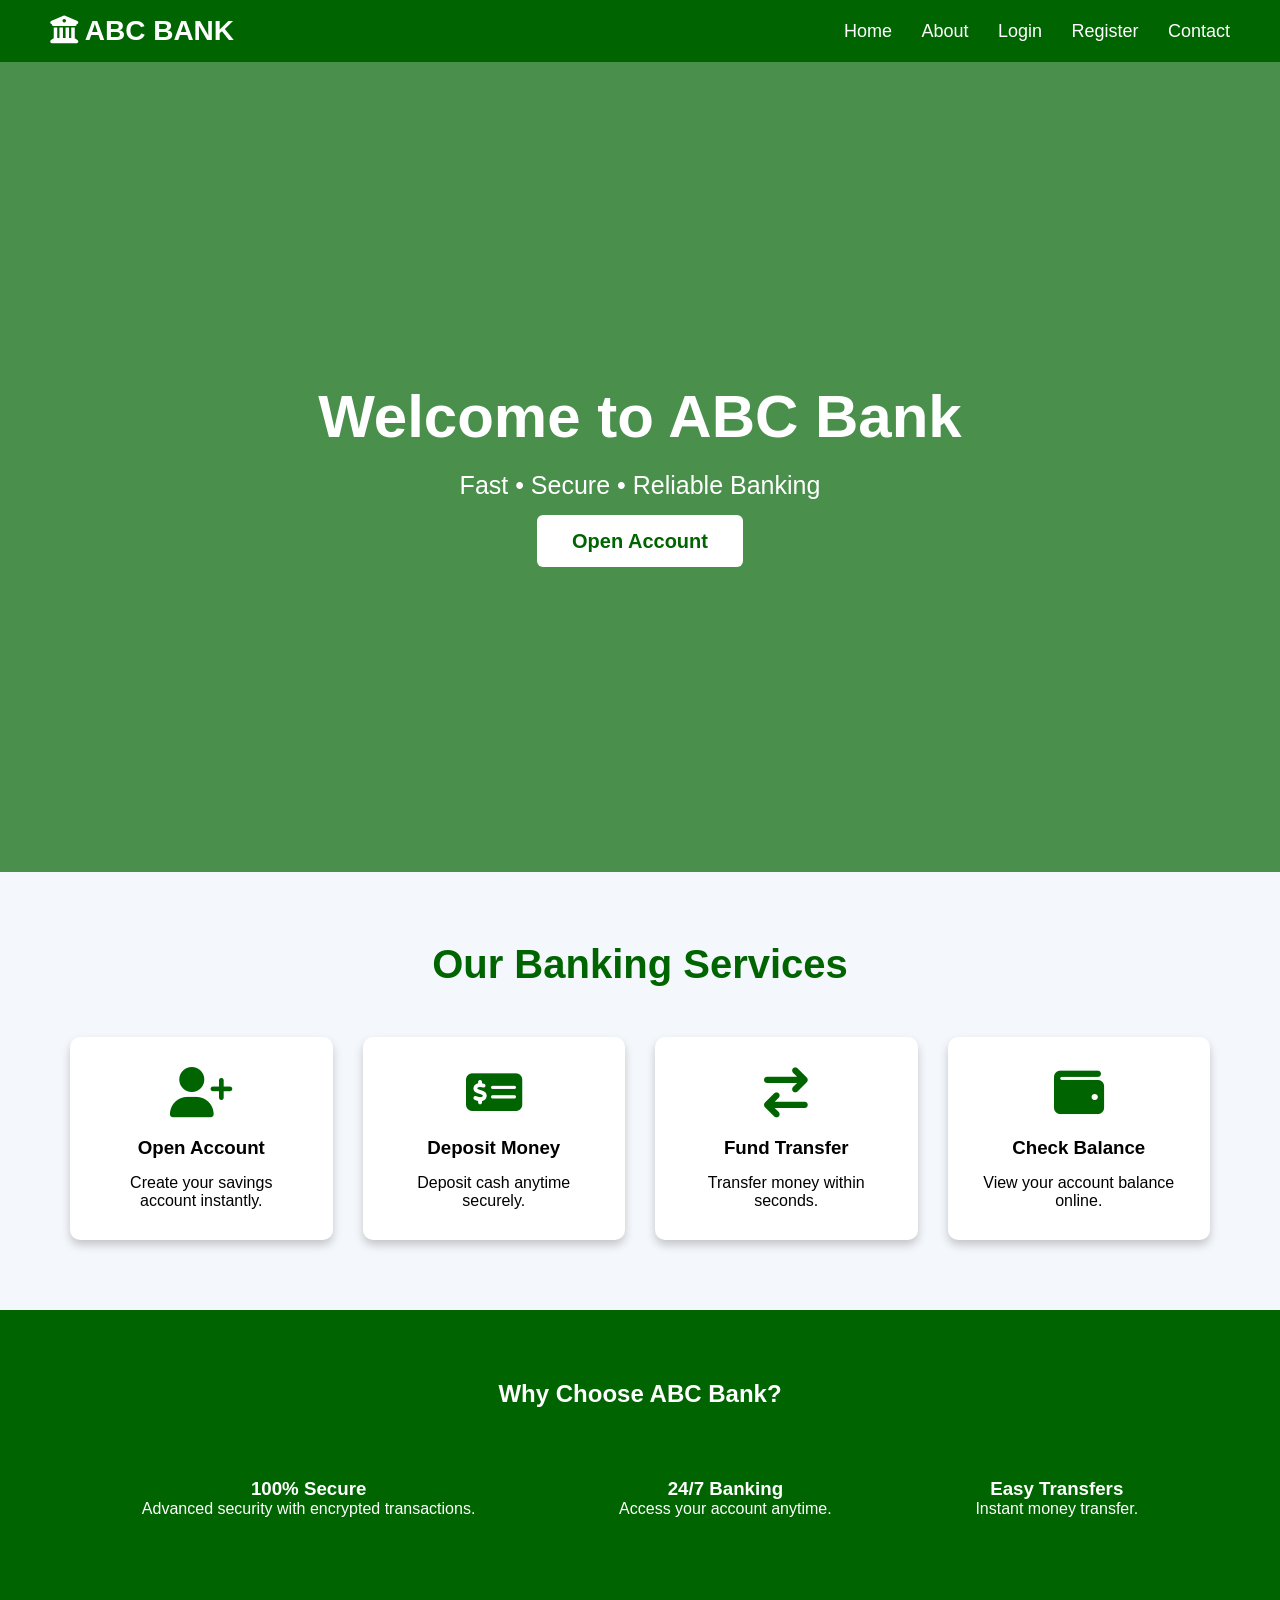
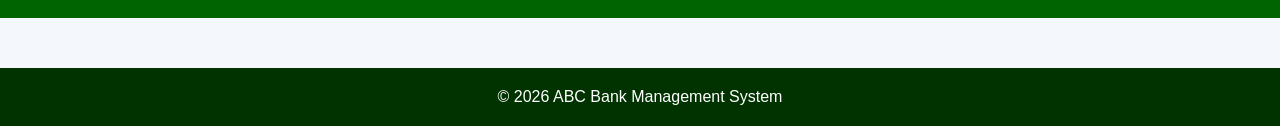
<file: index.html>
<!DOCTYPE html>
<html lang="en">
<head>
<meta charset="UTF-8">
<meta name="viewport" content="width=device-width, initial-scale=1.0">
<title>ABC Bank Management System</title>

<link rel="stylesheet" href="style.css">

<link rel="stylesheet"
href="https://cdnjs.cloudflare.com/ajax/libs/font-awesome/6.5.2/css/all.min.css">

</head>

<body>

<header>

<div class="logo">
<i class="fa-solid fa-building-columns"></i>
ABC BANK
</div>

<nav>

<a href="index.html">Home</a>

<a href="about.html">About</a>

<a href="login.html">Login</a>

<a href="register.html">Register</a>

<a href="contact.html">Contact</a>

</nav>

</header>

<section class="hero">

<div class="hero-text">

<h1>Welcome to ABC Bank</h1>

<p>

Fast • Secure • Reliable Banking

</p>

<a href="register.html" class="btn">
Open Account
</a>

</div>

</section>

<section class="services">

<h2>Our Banking Services</h2>

<div class="cards">

<div class="card">

<i class="fa-solid fa-user-plus"></i>

<h3>Open Account</h3>

<p>Create your savings account instantly.</p>

</div>

<div class="card">

<i class="fa-solid fa-money-check-dollar"></i>

<h3>Deposit Money</h3>

<p>Deposit cash anytime securely.</p>

</div>

<div class="card">

<i class="fa-solid fa-arrow-right-arrow-left"></i>

<h3>Fund Transfer</h3>

<p>Transfer money within seconds.</p>

</div>

<div class="card">

<i class="fa-solid fa-wallet"></i>

<h3>Check Balance</h3>

<p>View your account balance online.</p>

</div>

</div>

</section>

<section class="why">

<h2>Why Choose ABC Bank?</h2>

<div class="features">

<div>

<h3>100% Secure</h3>

<p>Advanced security with encrypted transactions.</p>

</div>

<div>

<h3>24/7 Banking</h3>

<p>Access your account anytime.</p>

</div>

<div>

<h3>Easy Transfers</h3>

<p>Instant money transfer.</p>

</div>

</div>

</section>

<footer>

<p>

© 2026 ABC Bank Management System

</p>

</footer>

</body>

</html>
</file>
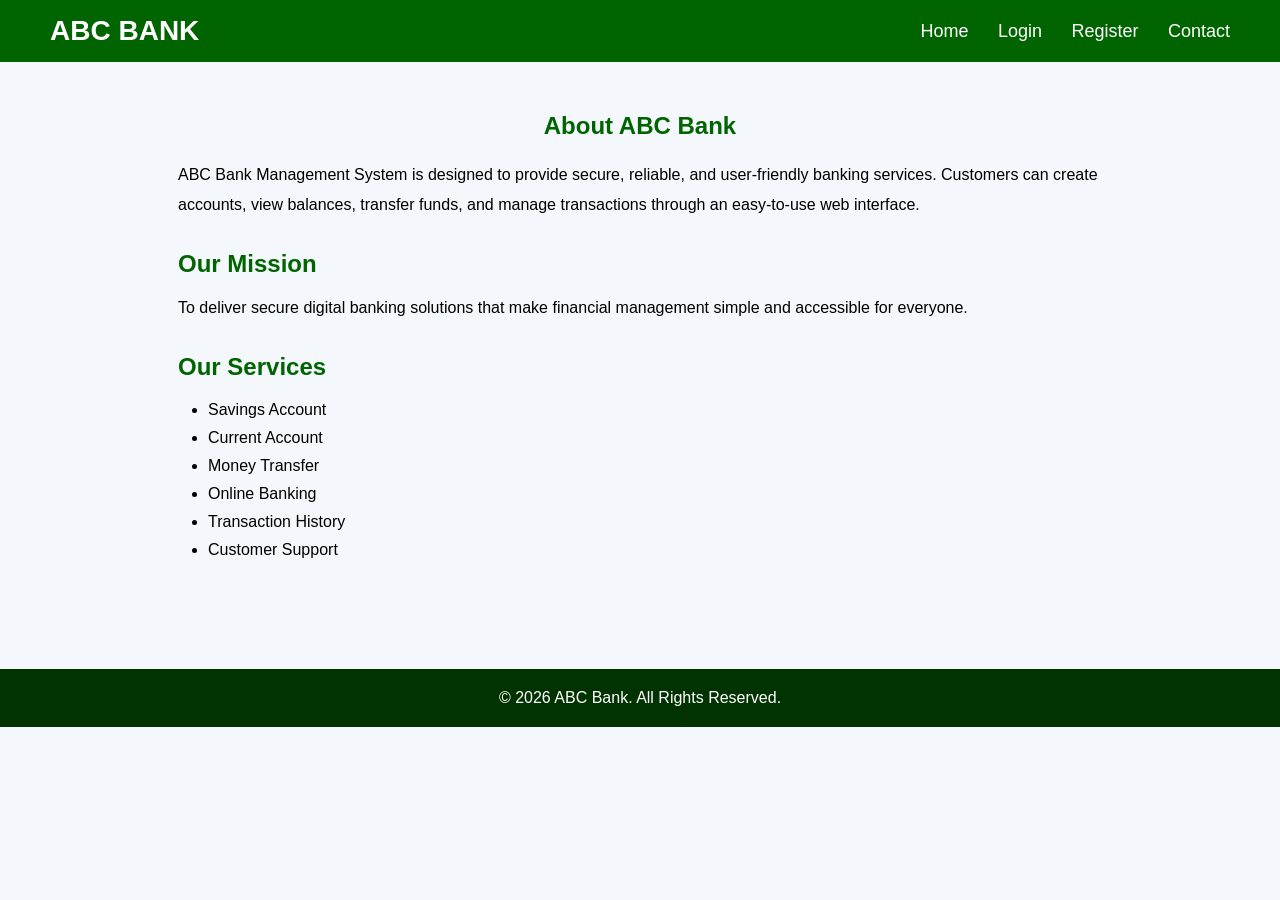
<file: about.html>
<!DOCTYPE html>
<html lang="en">
<head>
<meta charset="UTF-8">
<meta name="viewport" content="width=device-width, initial-scale=1.0">
<title>About | ABC Bank</title>
<link rel="stylesheet" href="style.css">
</head>

<body>

<header>

<div class="logo">
ABC BANK
</div>

<nav>

<a href="index.html">Home</a>
<a href="login.html">Login</a>
<a href="register.html">Register</a>
<a href="contact.html">Contact</a>

</nav>

</header>

<section class="about">

<h1>About ABC Bank</h1>

<p>

ABC Bank Management System is designed to provide secure, reliable,
and user-friendly banking services. Customers can create accounts,
view balances, transfer funds, and manage transactions through an
easy-to-use web interface.

</p>

<h2>Our Mission</h2>

<p>

To deliver secure digital banking solutions that make financial
management simple and accessible for everyone.

</p>

<h2>Our Services</h2>

<ul>

<li>Savings Account</li>

<li>Current Account</li>

<li>Money Transfer</li>

<li>Online Banking</li>

<li>Transaction History</li>

<li>Customer Support</li>

</ul>

</section>

<footer>

<p>

© 2026 ABC Bank. All Rights Reserved.

</p>

</footer>

</body>

</html>
</file>
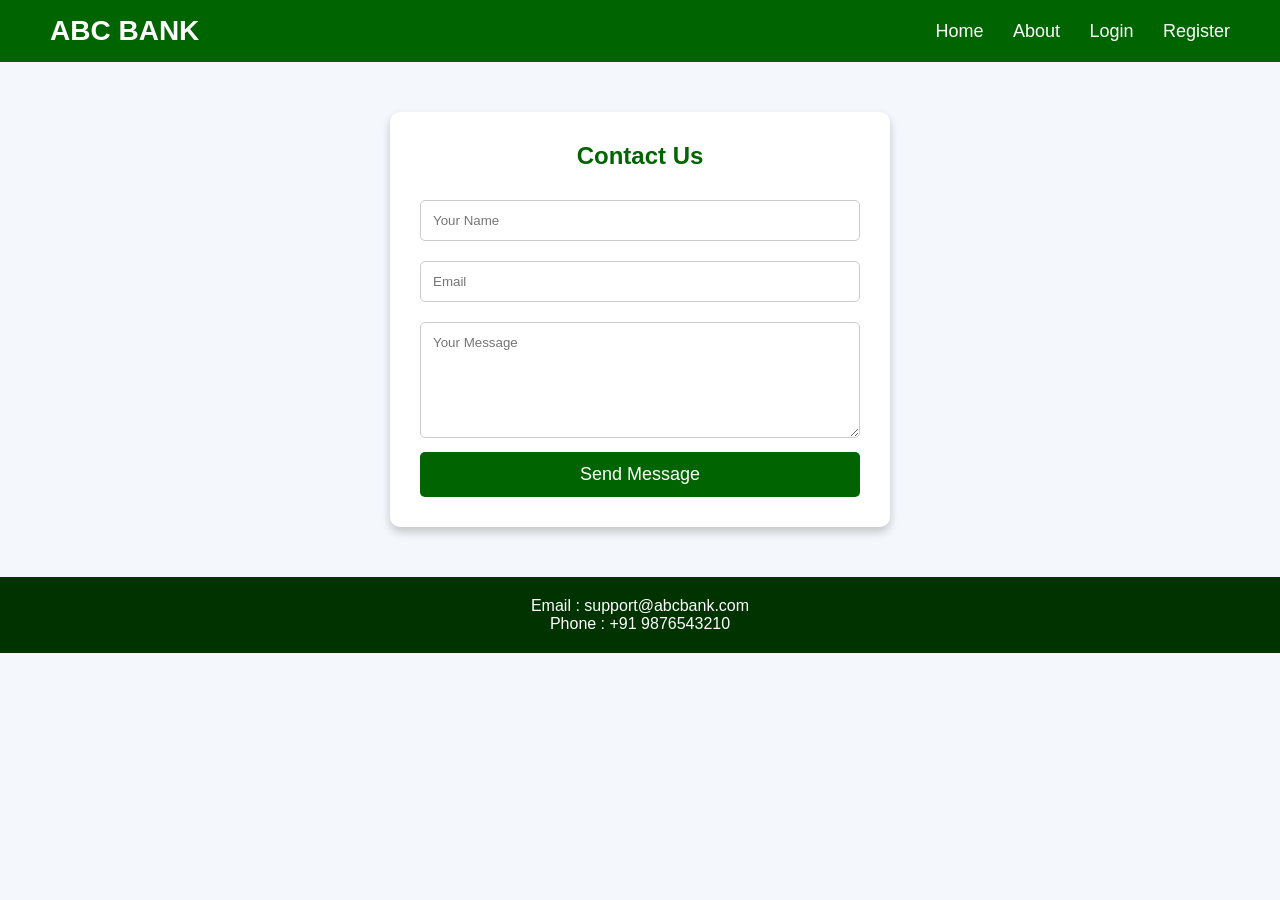
<file: contact.html>
<!DOCTYPE html>
<html lang="en">
<head>

<meta charset="UTF-8">

<meta name="viewport"
content="width=device-width, initial-scale=1.0">

<title>Contact</title>

<link rel="stylesheet"
href="style.css">

</head>

<body>

<header>

<div class="logo">

ABC BANK

</div>

<nav>

<a href="index.html">Home</a>

<a href="about.html">About</a>

<a href="login.html">Login</a>

<a href="register.html">Register</a>

</nav>

</header>

<div class="contact-box">

<h2>Contact Us</h2>

<form>

<input
type="text"
placeholder="Your Name"
required>

<input
type="email"
placeholder="Email"
required>

<textarea
rows="6"
placeholder="Your Message"
required></textarea>

<button>

Send Message

</button>

</form>

</div>

<footer>

<p>

Email : support@abcbank.com

</p>

<p>

Phone : +91 9876543210

</p>

</footer>

</body>

</html>
</file>
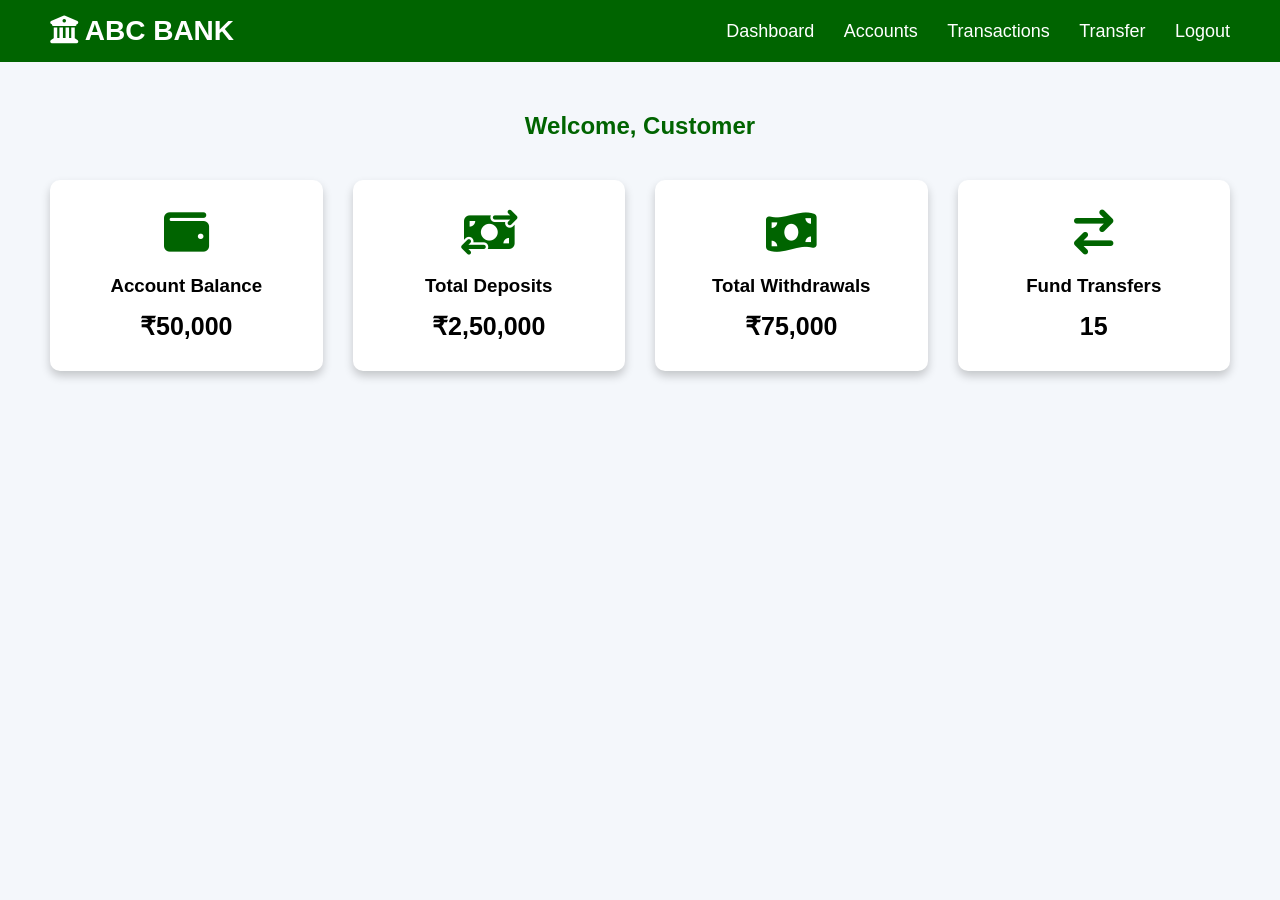
<file: dashboard.html>
<!DOCTYPE html>
<html lang="en">
<head>
<meta charset="UTF-8">
<meta name="viewport" content="width=device-width, initial-scale=1.0">
<title>Dashboard | ABC Bank</title>

<link rel="stylesheet" href="style.css">
<link rel="stylesheet"
href="https://cdnjs.cloudflare.com/ajax/libs/font-awesome/6.5.2/css/all.min.css">
</head>

<body>

<header>
<div class="logo">
<i class="fa-solid fa-building-columns"></i> ABC BANK
</div>

<nav>
<a href="dashboard.html">Dashboard</a>
<a href="accounts.html">Accounts</a>
<a href="transactions.html">Transactions</a>
<a href="transfer.html">Transfer</a>
<a href="index.html">Logout</a>
</nav>
</header>

<section class="dashboard">

<h1>Welcome, Customer</h1>

<div class="dashboard-cards">

<div class="dashboard-card">
<i class="fa-solid fa-wallet"></i>
<h3>Account Balance</h3>
<p>₹50,000</p>
</div>

<div class="dashboard-card">
<i class="fa-solid fa-money-bill-transfer"></i>
<h3>Total Deposits</h3>
<p>₹2,50,000</p>
</div>

<div class="dashboard-card">
<i class="fa-solid fa-money-bill-wave"></i>
<h3>Total Withdrawals</h3>
<p>₹75,000</p>
</div>

<div class="dashboard-card">
<i class="fa-solid fa-arrow-right-arrow-left"></i>
<h3>Fund Transfers</h3>
<p>15</p>
</div>

</div>

</section>

</body>
</html>
</file>
<file: style.css>
*{
margin:0;
padding:0;
box-sizing:border-box;
font-family:Arial, Helvetica, sans-serif;
}

body{
background:#f4f7fb;
}

header{
background:#006400;
color:white;
display:flex;
justify-content:space-between;
align-items:center;
padding:15px 50px;
}

.logo{
font-size:28px;
font-weight:bold;
}

nav a{
color:white;
text-decoration:none;
margin-left:25px;
font-size:18px;
}

nav a:hover{
color:yellow;
}

.hero{
height:90vh;
background:linear-gradient(rgba(0,100,0,.7),rgba(0,100,0,.7)),
url("https://images.unsplash.com/photo-1554224155-6726b3ff858f?w=1600");
background-size:cover;
background-position:center;
display:flex;
justify-content:center;
align-items:center;
text-align:center;
color:white;
}

.hero h1{
font-size:60px;
margin-bottom:20px;
}

.hero p{
font-size:25px;
margin-bottom:30px;
}

.btn{
background:white;
color:#006400;
padding:15px 35px;
text-decoration:none;
border-radius:6px;
font-size:20px;
font-weight:bold;
}

.btn:hover{
background:yellow;
}

.services{
padding:70px;
text-align:center;
}

.services h2{
font-size:40px;
margin-bottom:50px;
color:#006400;
}

.cards{
display:grid;
grid-template-columns:repeat(auto-fit,minmax(250px,1fr));
gap:30px;
}

.card{
background:white;
padding:30px;
border-radius:10px;
box-shadow:0 5px 10px rgba(0,0,0,.2);
transition:.3s;
}

.card:hover{
transform:translateY(-10px);
}

.card i{
font-size:50px;
color:#006400;
margin-bottom:20px;
}

.card h3{
margin-bottom:15px;
}

.why{
padding:70px;
background:#006400;
color:white;
text-align:center;
}

.features{
display:flex;
justify-content:space-around;
margin-top:40px;
flex-wrap:wrap;
}

.features div{
padding:30px;
}

footer{
background:#003300;
color:white;
text-align:center;
padding:20px;
margin-top:50px;
}

@media(max-width:768px){

header{
flex-direction:column;
}

nav{
margin-top:20px;
}

.hero h1{
font-size:40px;
}

.features{
flex-direction:column;
}

}
.form-container{

width:400px;

margin:50px auto;

background:white;

padding:30px;

border-radius:10px;

box-shadow:0 5px 10px rgba(0,0,0,.2);

}

.form-container h2{

text-align:center;

margin-bottom:25px;

color:#006400;

}

.form-container input{

width:100%;

padding:12px;

margin:10px 0;

border:1px solid #ccc;

border-radius:5px;

font-size:16px;

}

.form-container button{

width:100%;

padding:12px;

background:#006400;

color:white;

border:none;

font-size:18px;

border-radius:5px;

cursor:pointer;

}

.form-container button:hover{

background:#008000;

}
.dashboard{

padding:50px;
text-align:center;

}

.dashboard h1{

margin-bottom:40px;
color:#006400;

}

.dashboard-cards{

display:grid;
grid-template-columns:repeat(auto-fit,minmax(250px,1fr));
gap:30px;

}

.dashboard-card{

background:white;
padding:30px;
border-radius:10px;
box-shadow:0px 5px 10px rgba(0,0,0,.2);
transition:.3s;

}

.dashboard-card:hover{

transform:translateY(-10px);

}

.dashboard-card i{

font-size:45px;
color:#006400;
margin-bottom:20px;

}

.dashboard-card h3{

margin-bottom:15px;

}

.dashboard-card p{

font-size:25px;
font-weight:bold;

}

.account-box{

width:70%;
margin:40px auto;
background:white;
padding:30px;
border-radius:10px;
box-shadow:0px 5px 10px rgba(0,0,0,.2);

}

.account-box h2{

text-align:center;
margin-bottom:30px;
color:#006400;

}

.account-box table{

width:100%;
border-collapse:collapse;

}

.account-box table th,
.account-box table td{

padding:15px;
border:1px solid #ddd;
text-align:left;

}

.account-box table th{

background:#006400;
color:white;

}
.transaction-container{

width:90%;
margin:40px auto;
background:white;
padding:30px;
border-radius:10px;
box-shadow:0px 5px 10px rgba(0,0,0,.2);

}

.transaction-container h2{

text-align:center;
margin-bottom:25px;
color:#006400;

}

.transaction-container table{

width:100%;
border-collapse:collapse;

}

.transaction-container th,
.transaction-container td{

padding:15px;
border:1px solid #ddd;
text-align:center;

}

.transaction-container th{

background:#006400;
color:white;

}

.transfer-box{

width:450px;
margin:50px auto;
background:white;
padding:30px;
border-radius:10px;
box-shadow:0px 5px 10px rgba(0,0,0,.2);

}

.transfer-box h2{

text-align:center;
margin-bottom:25px;
color:#006400;

}

.transfer-box input{

width:100%;
padding:12px;
margin:10px 0;
border:1px solid #ccc;
border-radius:5px;

}

.transfer-box button{

width:100%;
padding:12px;
background:#006400;
color:white;
border:none;
font-size:18px;
border-radius:5px;
cursor:pointer;

}

.transfer-box button:hover{

background:green;

}
.about{

width:80%;
margin:auto;
padding:50px;

}

.about h1{

text-align:center;
color:#006400;
margin-bottom:20px;

}

.about h2{

margin-top:30px;
color:#006400;

}

.about p{

margin-top:15px;
line-height:30px;

}

.about ul{

margin-top:20px;
padding-left:30px;

}

.about li{

margin:10px 0;

}

.contact-box{

width:500px;
margin:50px auto;
background:white;
padding:30px;
border-radius:10px;
box-shadow:0px 5px 10px rgba(0,0,0,.2);

}

.contact-box h2{

text-align:center;
margin-bottom:20px;
color:#006400;

}

.contact-box input,
.contact-box textarea{

width:100%;
padding:12px;
margin:10px 0;
border:1px solid #ccc;
border-radius:5px;

}

.contact-box button{

width:100%;
padding:12px;
background:#006400;
color:white;
border:none;
font-size:18px;
border-radius:5px;
cursor:pointer;

}

.contact-box button:hover{

background:green;

    }
</file>
